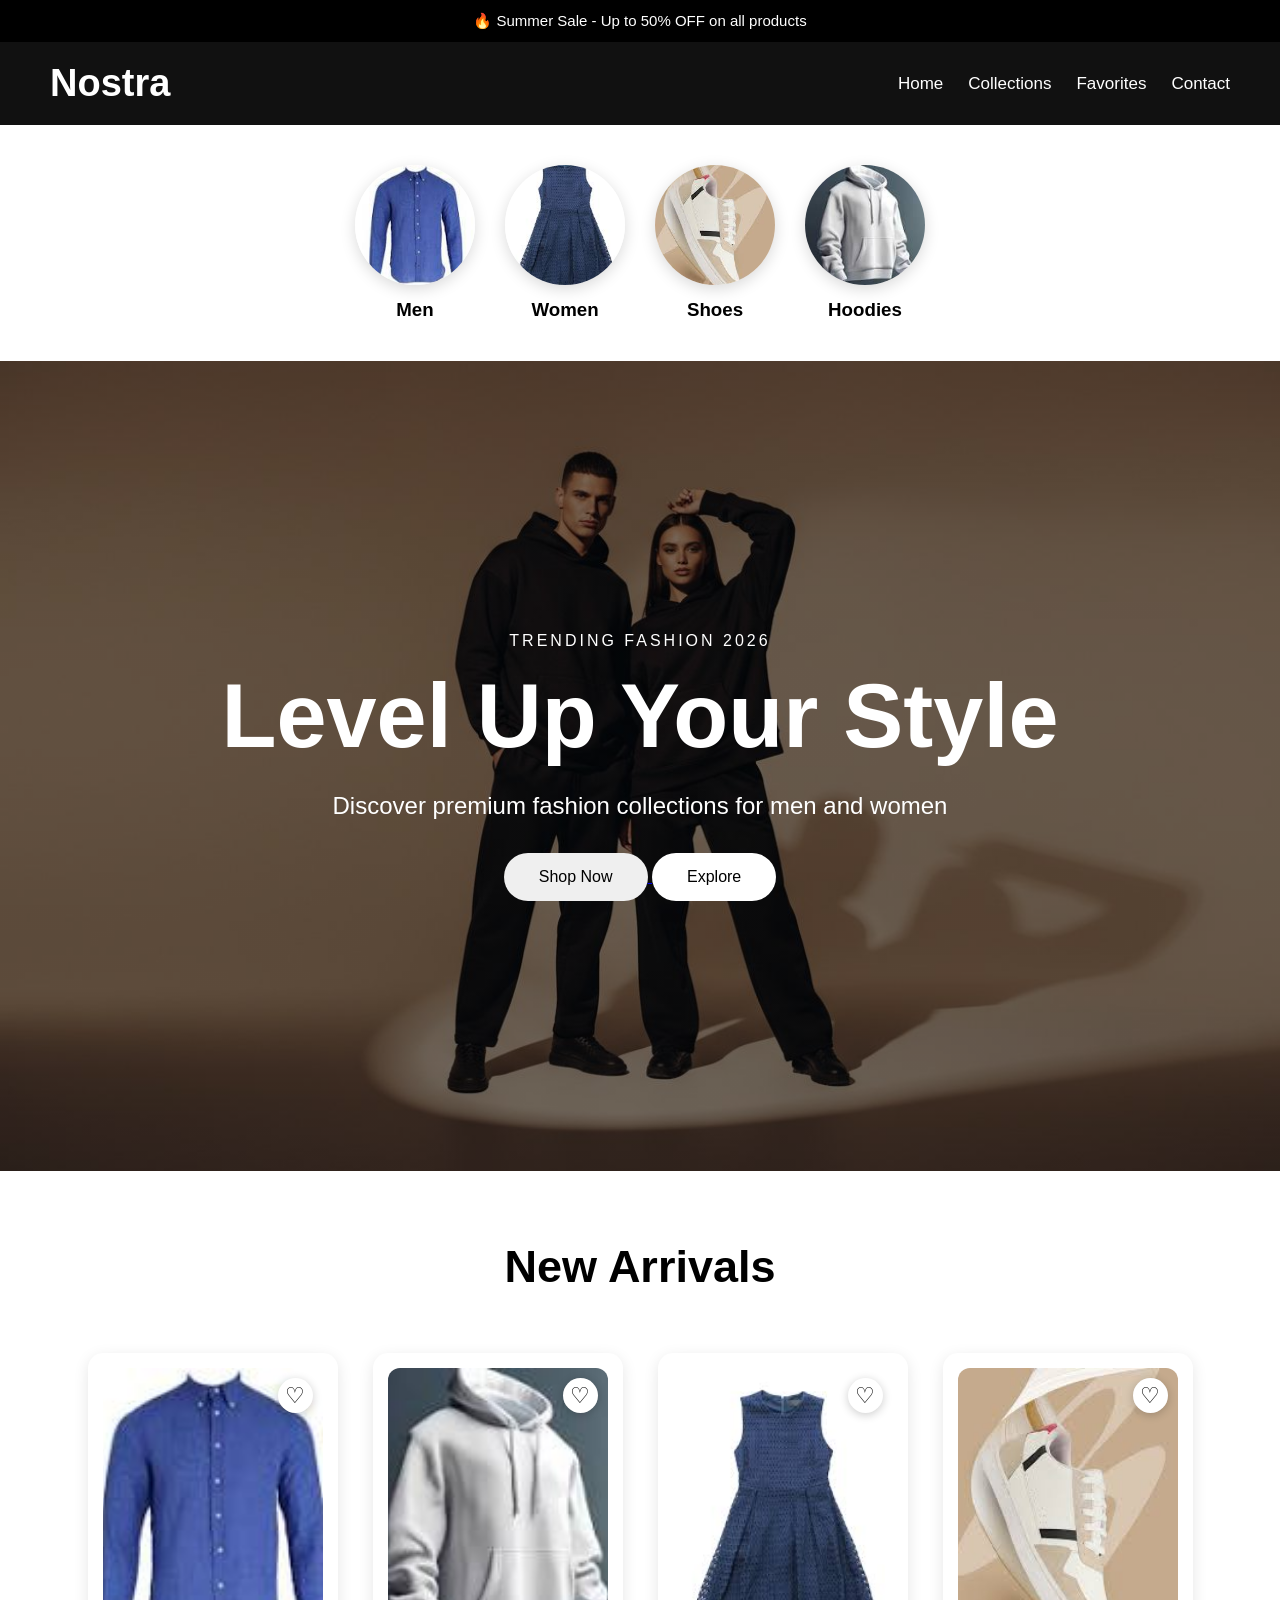
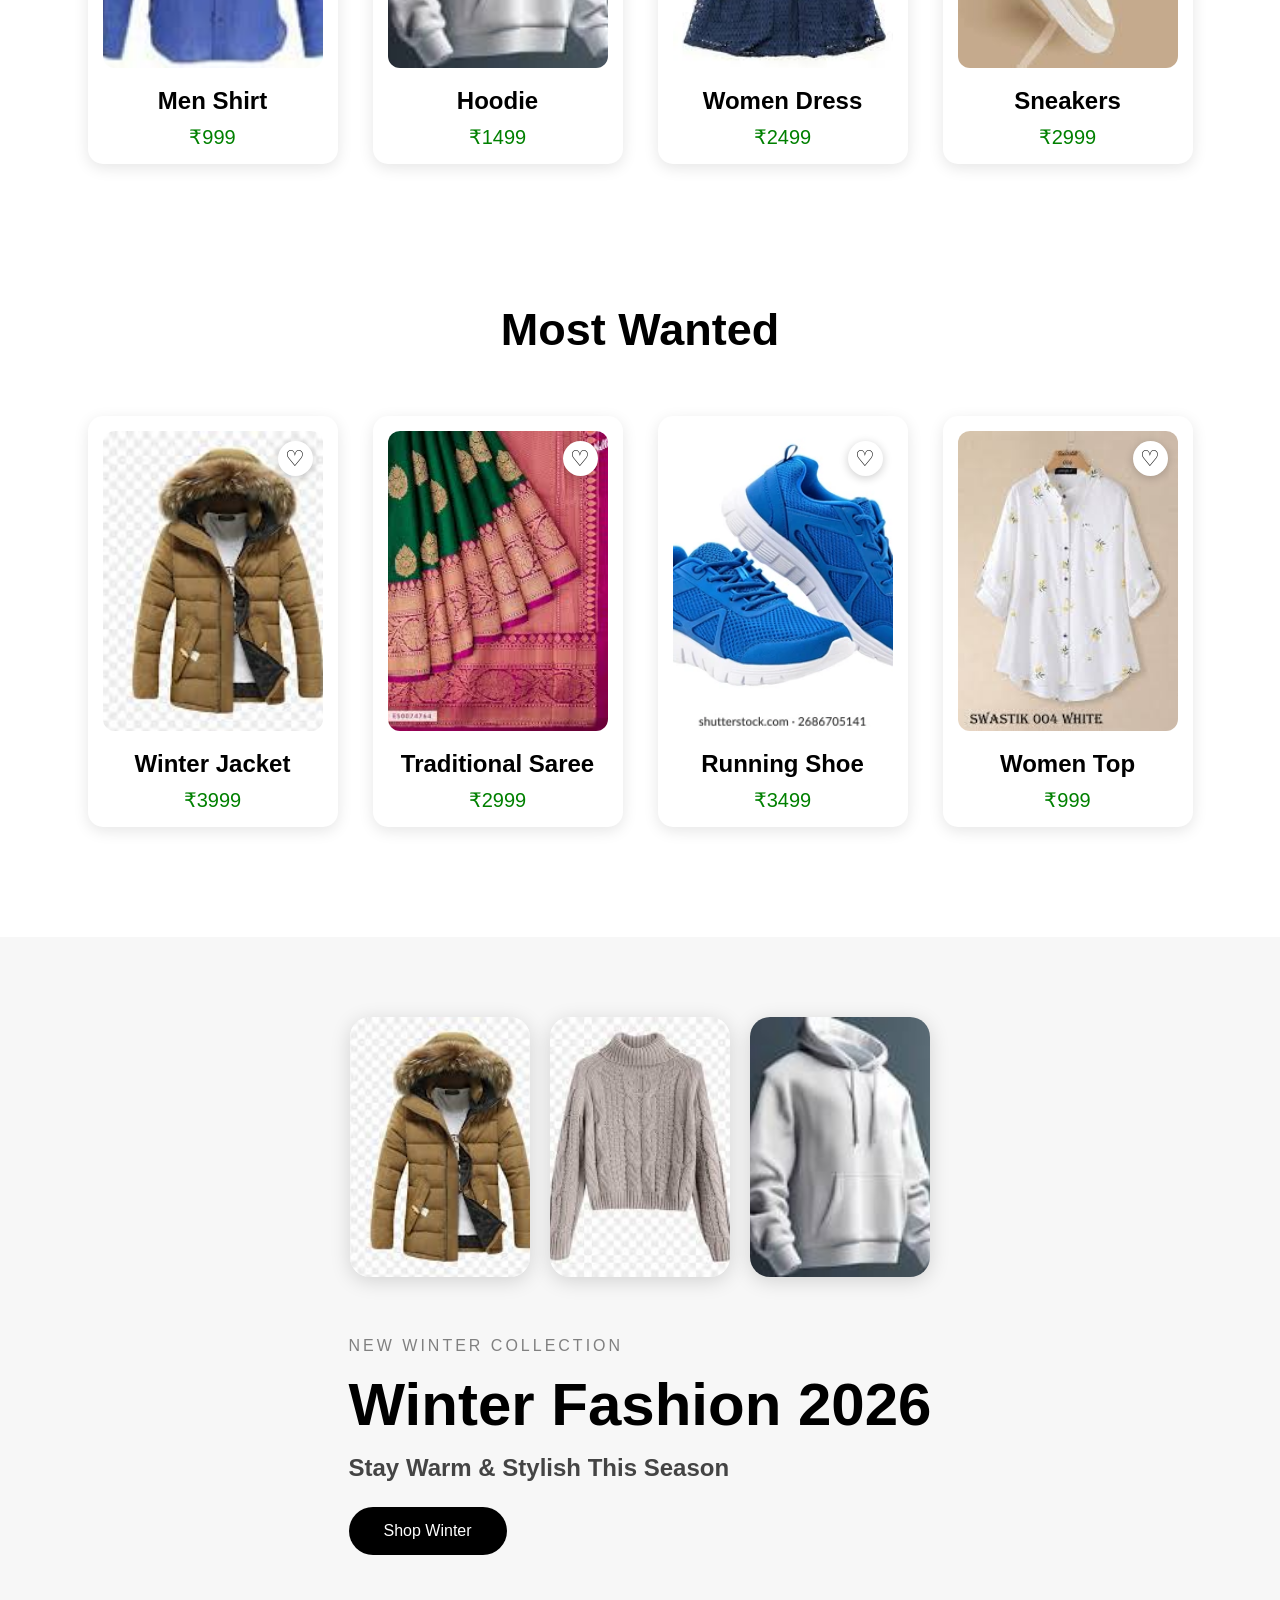
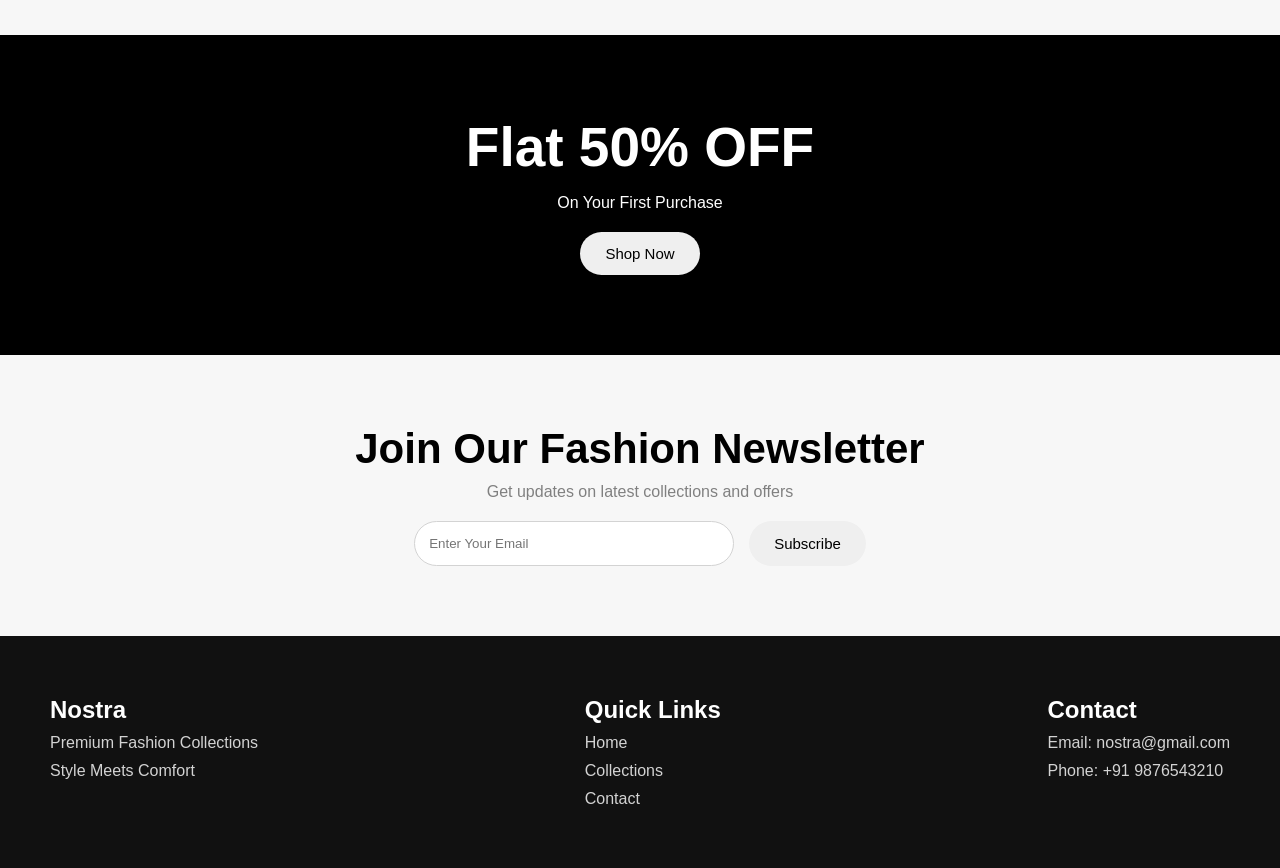
<file: index.html>
<!DOCTYPE html>
<html lang="en">

<head>

    <title>Nostra</title>

    <link rel="stylesheet" href="style.css">

</head>

<body>

    <!-- OFFER BAR -->

    <div class="offer-bar">

        <p>🔥 Summer Sale - Up to 50% OFF on all products</p>

    </div>



    <!-- NAVBAR -->

    <nav>

        <h1>Nostra</h1>

        <ul>

            <li><a href="index.html">Home</a></li>

            <li><a href="collections.html">Collections</a></li>
            <li><a href="favorites.html">Favorites</a></li>

            <li><a href="contact.html">Contact</a></li>

        </ul>

    </nav>



    <!-- TOP CATEGORIES -->

    <section class="top-categories">

        <div class="category-box">

            <img src="img/download.jpeg">

            <h3>Men</h3>

        </div>

        <div class="category-box">

            <img src="img/dress.jpeg">

            <h3>Women</h3>

        </div>

        <div class="category-box">

            <img src="img/sneakers.jpeg">

            <h3>Shoes</h3>

        </div>

        <div class="category-box">

            <img src="img/hoodie.jpeg">

            <h3>Hoodies</h3>

        </div>

    </section>



    <!-- HERO SECTION -->

    <section class="hero">

        <div class="hero-content">

            <p class="small-text">TRENDING FASHION 2026</p>

            <h2>Level Up Your Style</h2>

            <p class="hero-para">
                Discover premium fashion collections for men and women
            </p>

            <div class="hero-buttons">

                <a href="collections.html">

                    <button>Shop Now</button>

                </a>

                <button class="light-btn">Explore</button>

            </div>

        </div>

    </section>



    <!-- NEW ARRIVALS -->

    <h1 class="category-title">New Arrivals</h1>
    <section class="products">
        <div class="product">
            <span class="heart" onclick="like(this,'Men Shirt','₹999','img/download.jpeg')">♡</span>
            <img src="img/download.jpeg">
            <h2>Men Shirt</h2>
            <p>₹999</p>
        </div>


        <div class="product">
            <span class="heart" onclick="like(this,'Hoodie','₹1499','img/hoodie.jpeg')">♡</span>
            <img src="img/hoodie.jpeg">
            <h2>Hoodie</h2>

            <p>₹1499</p>
        </div>


        <div class="product">
            <span class="heart" onclick="like(this,'Women Dress','₹2499','img/dress.jpeg')">♡</span>

            <img src="img/dress.jpeg">

            <h2>Women Dress</h2>

            <p>₹2499</p>
        </div>


        <div class="product">
            <span class="heart" onclick="like(this,'Sneakers','₹2999','img/sneakers.jpeg')">♡</span>

            <img src="img/sneakers.jpeg">

            <h2>Sneakers</h2>

            <p>₹2999</p>
        </div>

    </section>



    <!-- MOST WANTED -->

    <h1 class="category-title">Most Wanted</h1>

    <section class="products">

        <div class="product">
            <span class="heart" onclick="like(this,'Winter Jacket','₹3999','img/jacket.jpeg')">♡</span>

            <img src="img/jacket.jpeg">

            <h2>Winter Jacket</h2>

            <p>₹3999</p>
        </div>


        <div class="product">
            <span class="heart" onclick="like(this,'Traditional Saree','₹2999','img/saree.jpeg')">♡</span>

            <img src="img/saree.jpeg">

            <h2>Traditional Saree</h2>

            <p>₹2999</p>
        </div>


        <div class="product">
            <span class="heart" onclick="like(this,'Running Shoe','₹3499','img/running-shoe.jpg')">♡</span>

            <img src="img/running-shoe.jpg">

            <h2>Running Shoe</h2>

            <p>₹3499</p>
        </div>


        <div class="product">
            <span class="heart" onclick="like(this,'Women Top','₹999','img/top.jpeg')">♡</span>

            <img src="img/top.jpeg">

            <h2>Women Top</h2>

            <p>₹999</p>
        </div>

    </section>

    <!-- WINTER COLLECTION -->
    <section class="winter-collection">
        <div class="winter-images">
            <img src="img/jacket.jpeg">
            <img src="img/sweater.jpeg">

            <img src="img/hoodie.jpeg">
        </div>
        <div class="winter-content">
            <p>NEW WINTER COLLECTION</p>
            <h1>Winter Fashion 2026</h1>
            <h3>Stay Warm & Stylish This Season</h3>
            <a href="collections.html">
                <button>Shop Winter</button>
            </a>
        </div>
    </section>



    <!-- BIG OFFER -->

    <section class="big-offer">

        <h1>Flat 50% OFF</h1>

        <p>On Your First Purchase</p>

        <button>Shop Now</button>

    </section>



    <!-- NEWSLETTER -->

    <section class="newsletter">

        <h1>Join Our Fashion Newsletter</h1>

        <p>Get updates on latest collections and offers</p>

        <div class="newsletter-box">

            <input type="email" placeholder="Enter Your Email">

            <button>Subscribe</button>

        </div>

    </section>



    <!-- FOOTER -->

    <footer>

        <div class="footer-container">

            <div class="footer-box">

                <h2>Nostra</h2>

                <p>Premium Fashion Collections</p>

                <p>Style Meets Comfort</p>

            </div>


            <div class="footer-box">

                <h2>Quick Links</h2>

                <p>Home</p>

                <p>Collections</p>

                <p>Contact</p>

            </div>


            <div class="footer-box">

                <h2>Contact</h2>

                <p>Email: nostra@gmail.com</p>

                <p>Phone: +91 9876543210</p>

            </div>

        </div>

    </footer>

    <script src="script.js"></script>

</body>

</html>
</file>
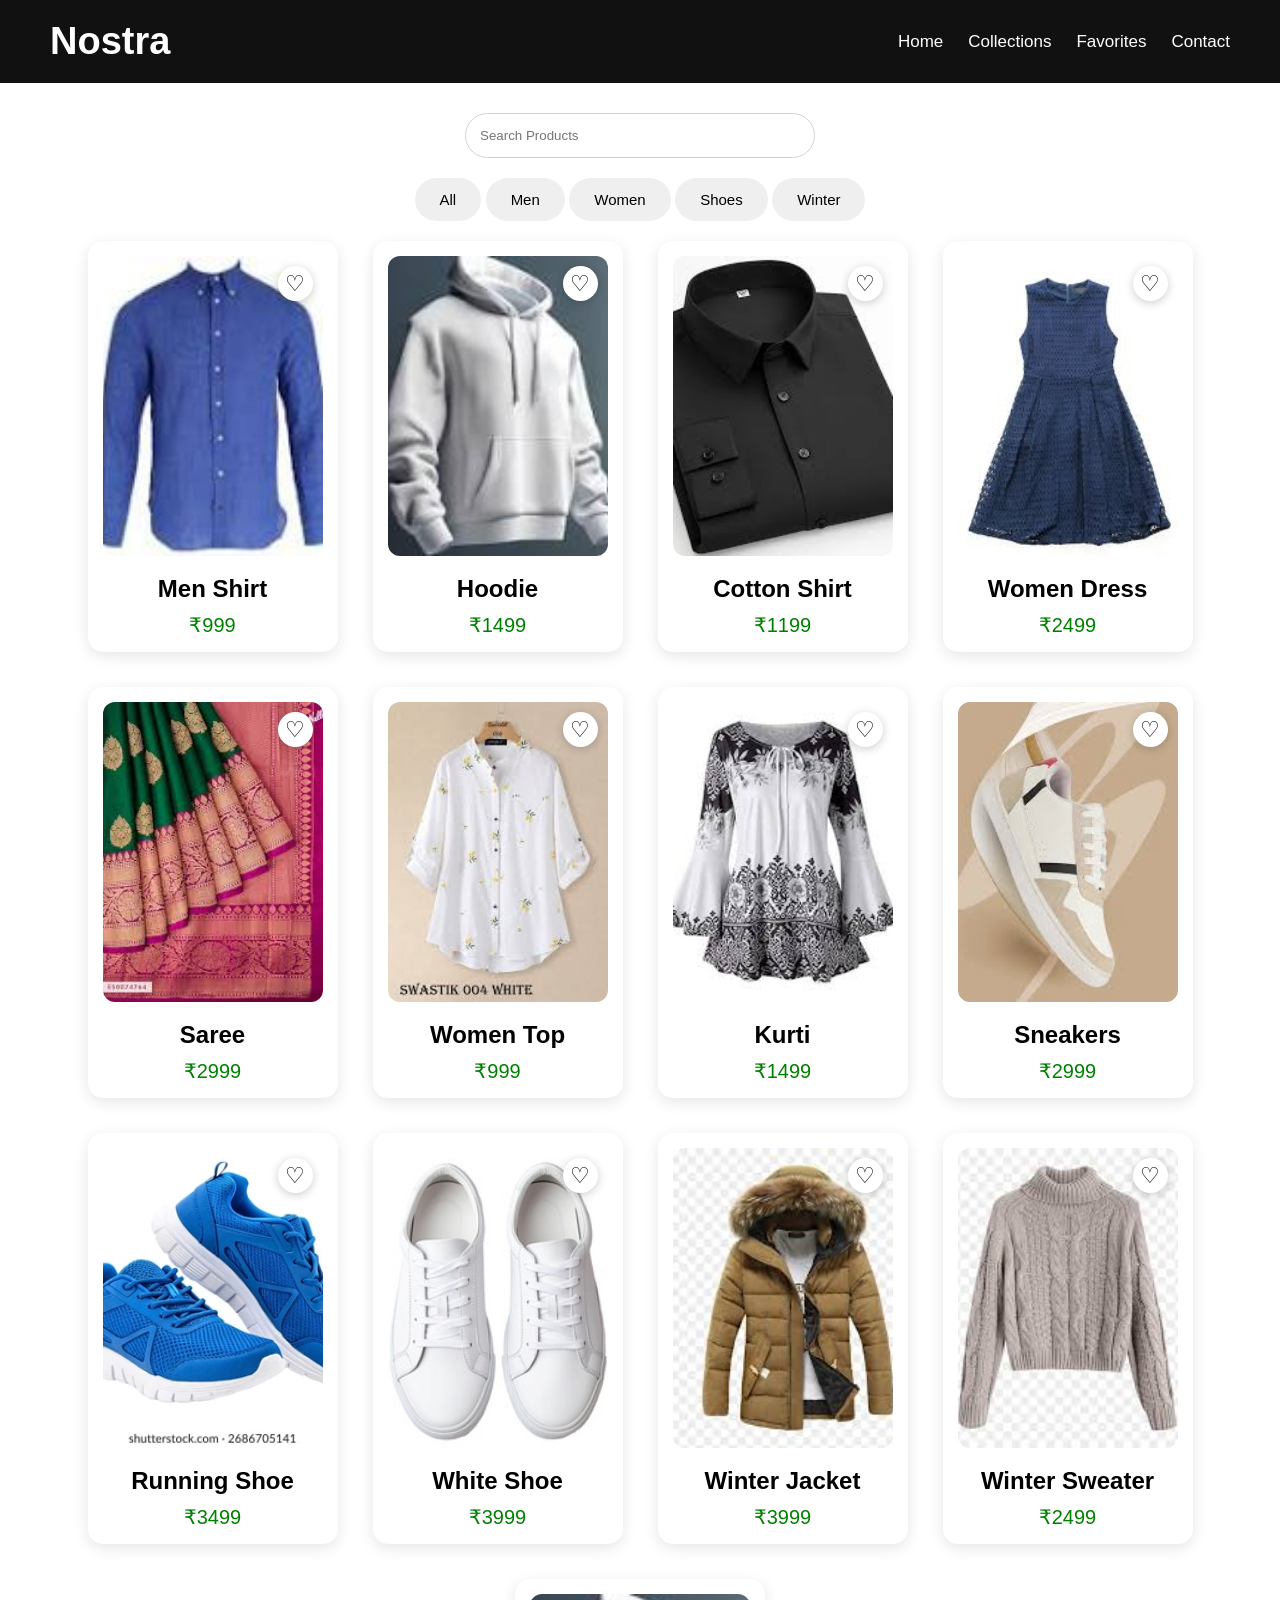
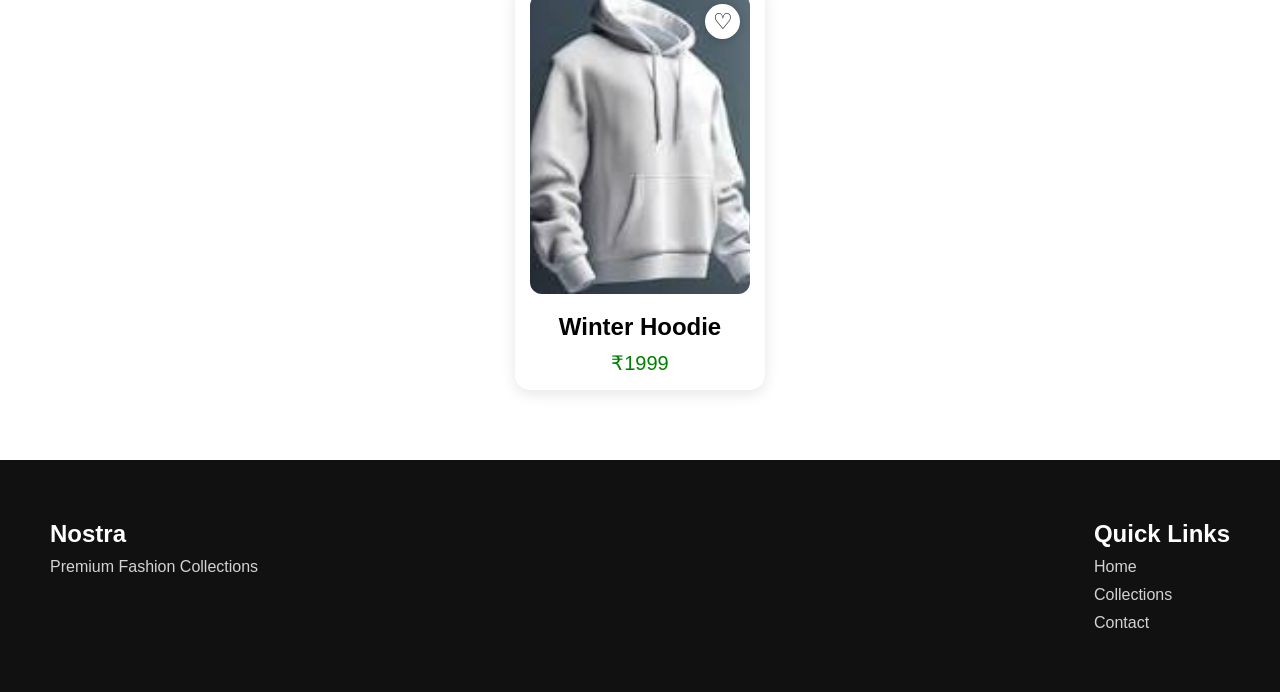
<file: collections.html>
<!DOCTYPE html>
<html lang="en">

<head>

    <title>Collections</title>

    <link rel="stylesheet" href="style.css">

</head>

<body>

    <!-- NAVBAR -->

    <nav>

        <h1>Nostra</h1>

        <ul>

            <li><a href="index.html">Home</a></li>

            <li><a href="collections.html">Collections</a></li>
            <li><a href="favorites.html">Favorites</a></li>

            <li><a href="contact.html">Contact</a></li>

        </ul>

    </nav>



    <!-- SEARCH -->

    <div class="search-box">

        <input type="text" id="search" placeholder="Search Products">

    </div>



    <!-- FILTER BUTTONS -->

    <div class="buttons">

        <button onclick="filterProducts('all')">All</button>

        <button onclick="filterProducts('men')">Men</button>

        <button onclick="filterProducts('women')">Women</button>

        <button onclick="filterProducts('shoes')">Shoes</button>

        <button onclick="filterProducts('winter')">Winter</button>

    </div>



    <!-- PRODUCTS -->

    <section class="products">

        <div class="product men">
            <span class="heart" onclick="like(this,'Men Shirt','₹999','img/download.jpeg')">♡</span>

            <img src="img/download.jpeg">

            <h2>Men Shirt</h2>

            <p>₹999</p>
        </div>


        <div class="product men">
            <span class="heart" onclick="like(this,'Hoodie','₹1499','img/hoodie.jpeg')">♡</span>

            <img src="img/hoodie.jpeg">

            <h2>Hoodie</h2>

            <p>₹1499</p>
        </div>


        <div class="product men">
            <span class="heart" onclick="like(this,'Cotton Shirt','₹1199','img/cotton-shirt.jpeg')">♡</span>

            <img src="img/cotton-shirt.jpeg">

            <h2>Cotton Shirt</h2>

            <p>₹1199</p>
        </div>


        <div class="product women">
            <span class="heart" onclick="like(this,'Women Dress','₹2499','img/dress.jpeg')">♡</span>

            <img src="img/dress.jpeg">

            <h2>Women Dress</h2>

            <p>₹2499</p>
        </div>


        <div class="product women">
            <span class="heart" onclick="like(this,'Saree','₹2999','img/saree.jpeg')">♡</span>

            <img src="img/saree.jpeg">

            <h2>Saree</h2>

            <p>₹2999</p>
        </div>


        <div class="product women">
            <span class="heart" onclick="like(this,'Women Top','₹999','img/top.jpeg')">♡</span>

            <img src="img/top.jpeg">

            <h2>Women Top</h2>

            <p>₹999</p>
        </div>


        <div class="product women">
            <span class="heart" onclick="like(this,'Kurti','₹1499','img/kurti.jpeg')">♡</span>

            <img src="img/kurti.jpeg">

            <h2>Kurti</h2>

            <p>₹1499</p>
        </div>


        <div class="product shoes">
            <span class="heart" onclick="like(this,'Sneakers','₹2999','img/sneakers.jpeg')">♡</span>

            <img src="img/sneakers.jpeg">

            <h2>Sneakers</h2>

            <p>₹2999</p>
        </div>


        <div class="product shoes">
            <span class="heart" onclick="like(this,'Running Shoe','₹3499','img/running-shoe.jpg')">♡</span>

            <img src="img/running-shoe.jpg">

            <h2>Running Shoe</h2>

            <p>₹3499</p>
        </div>


        <div class="product shoes">
            <span class="heart" onclick="like(this,'White Shoe','₹3999','img/whiteshoe.jpg')">♡</span>

            <img src="img/whiteshoe.jpg">

            <h2>White Shoe</h2>

            <p>₹3999</p>
        </div>


        <div class="product winter">
            <span class="heart" onclick="like(this,'Winter Jacket','₹3999','img/jacket.jpeg')">♡</span>

            <img src="img/jacket.jpeg">

            <h2>Winter Jacket</h2>

            <p>₹3999</p>
        </div>


        <div class="product winter">
            <span class="heart" onclick="like(this,'Winter Sweater','₹2499','img/sweater.jpeg')">♡</span>

            <img src="img/sweater.jpeg">

            <h2>Winter Sweater</h2>

            <p>₹2499</p>
        </div>


        <div class="product winter">
            <span class="heart" onclick="like(this,'Winter Hoodie','₹1999','img/hoodie.jpeg')">♡</span>

            <img src="img/hoodie.jpeg">

            <h2>Winter Hoodie</h2>

            <p>₹1999</p>
        </div>

    </section>



    <!-- FOOTER -->

    <footer>

        <div class="footer-container">

            <div class="footer-box">

                <h2>Nostra</h2>

                <p>Premium Fashion Collections</p>

            </div>

            <div class="footer-box">

                <h2>Quick Links</h2>

                <p>Home</p>

                <p>Collections</p>

                <p>Contact</p>

            </div>

        </div>

    </footer>


    <script src="script.js"></script>

</body>

</html>
</file>
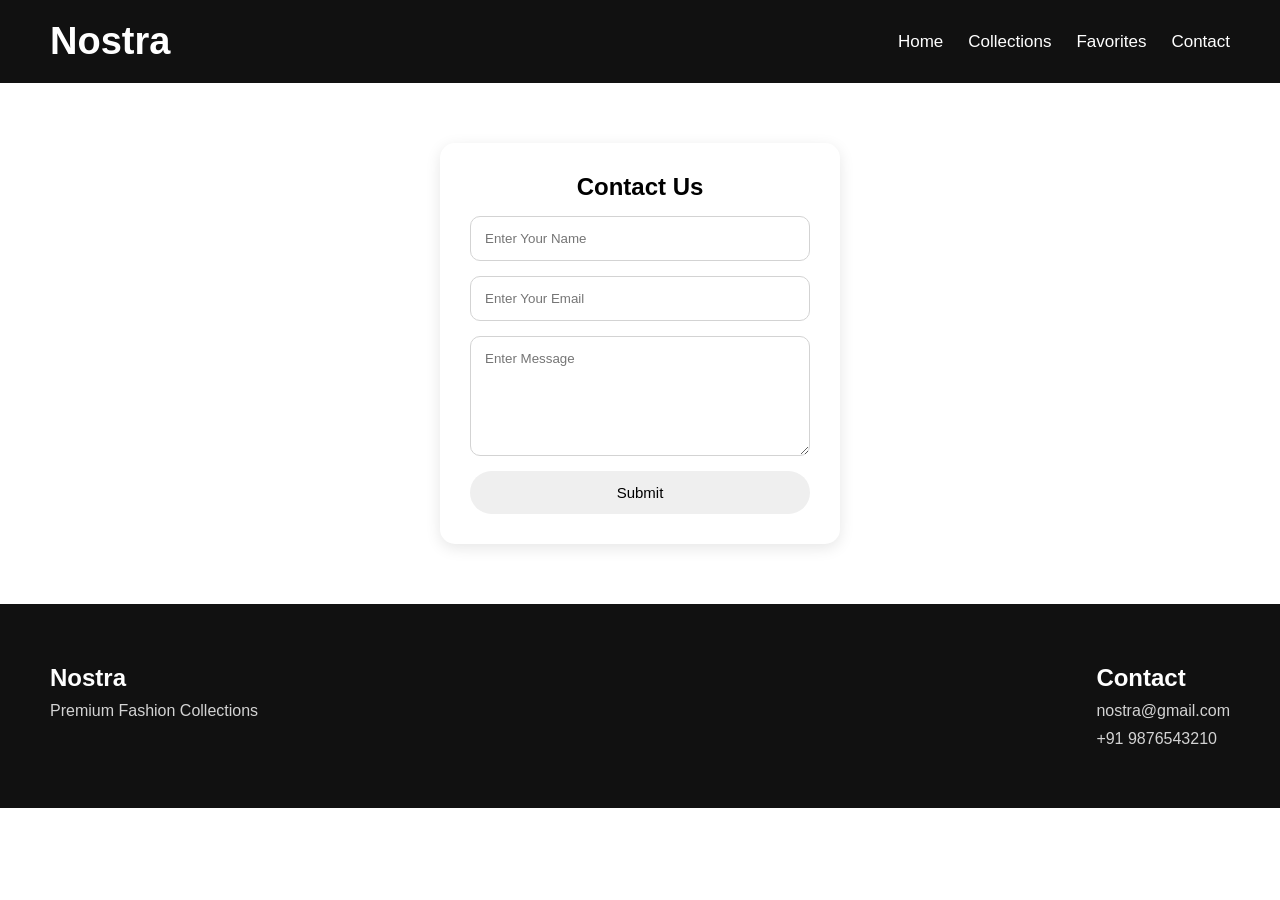
<file: contact.html>
<!DOCTYPE html>
<html lang="en">

<head>

    <title>Contact</title>

    <link rel="stylesheet" href="style.css">

</head>

<body>

    <!-- NAVBAR -->

    <nav>

        <h1>Nostra</h1>

        <ul>

            <li><a href="index.html">Home</a></li>

            <li><a href="collections.html">Collections</a></li>
            <li><a href="favorites.html">Favorites</a></li>

            <li><a href="contact.html">Contact</a></li>

        </ul>

    </nav>



    <!-- CONTACT FORM -->

    <div class="contact-form">

        <h2>Contact Us</h2>

        <input type="text" placeholder="Enter Your Name">

        <input type="email" placeholder="Enter Your Email">

        <textarea placeholder="Enter Message"></textarea>

        <button>Submit</button>

    </div>



    <!-- FOOTER -->

    <footer>

        <div class="footer-container">

            <div class="footer-box">

                <h2>Nostra</h2>

                <p>Premium Fashion Collections</p>

            </div>

            <div class="footer-box">

                <h2>Contact</h2>

                <p>nostra@gmail.com</p>

                <p>+91 9876543210</p>

            </div>

        </div>

    </footer>

</body>

</html>
</file>
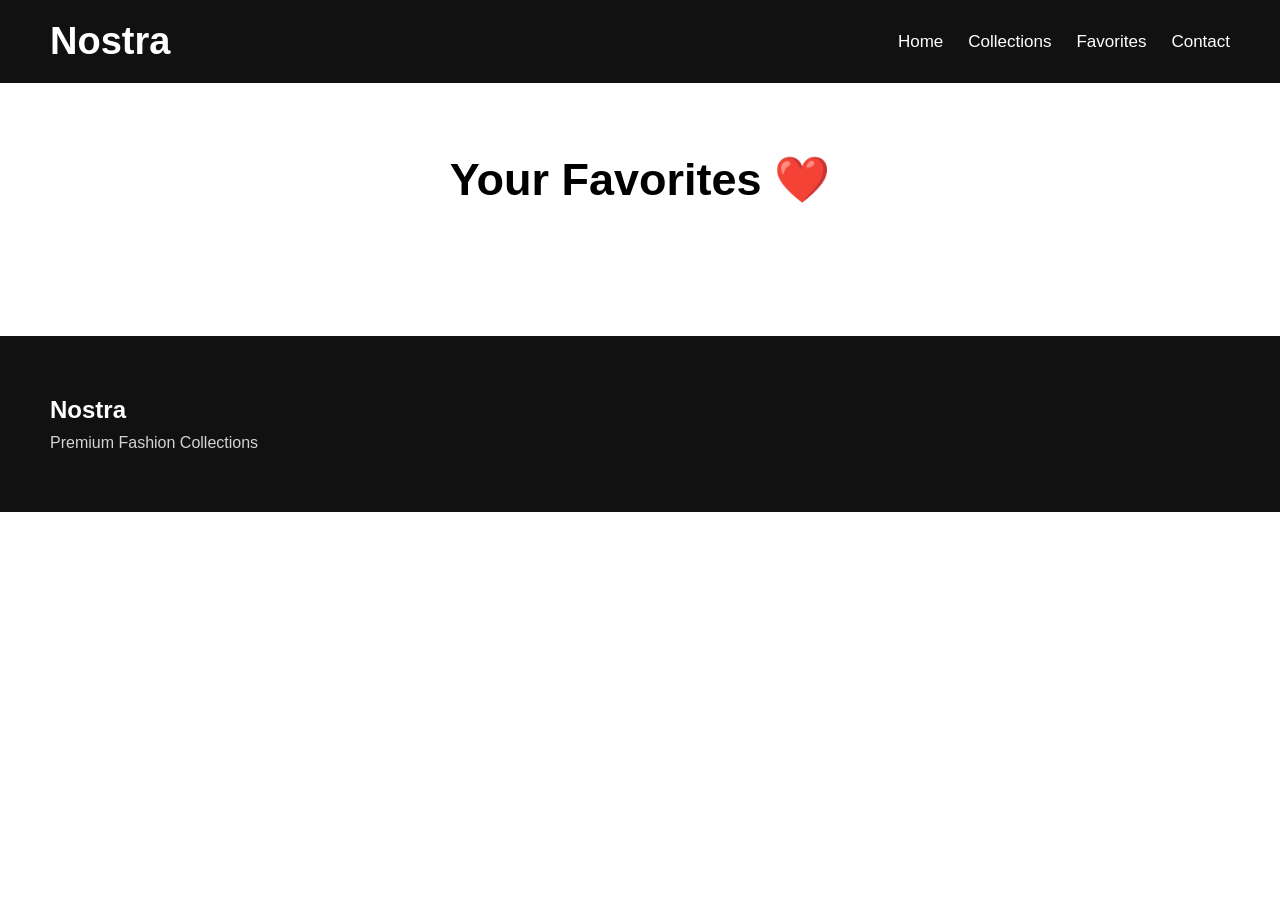
<file: favorites.html>
<!DOCTYPE html>
<html lang="en">

<head>

    <title>Favorites</title>

    <link rel="stylesheet" href="style.css">

</head>

<body>

    <nav>

        <h1>Nostra</h1>

        <ul>

            <li><a href="index.html">Home</a></li>

            <li><a href="collections.html">Collections</a></li>

            <li><a href="favorites.html">Favorites</a></li>

            <li><a href="contact.html">Contact</a></li>

        </ul>

    </nav>


    <h1 class="category-title">Your Favorites ❤️</h1>


    <section class="products" id="favorites-container">

    </section>


    <footer>

        <div class="footer-container">

            <div class="footer-box">

                <h2>Nostra</h2>

                <p>Premium Fashion Collections</p>

            </div>

        </div>

    </footer>


    <script src="script.js"></script>

</body>

</html>
</file>
<file: style.css>
*{
    margin: 0;
    padding: 0;
    box-sizing: border-box;
    font-family: Arial, sans-serif;
}

body{
    background-color: #ffffff;
}



/* OFFER BAR */

.offer-bar{
    background-color: black;
    color: white;
    text-align: center;
    padding: 12px;
    font-size: 15px;
}



/* NAVBAR */

nav{
    background-color: #111;
    color: white;

    display: flex;
    justify-content: space-between;
    align-items: center;

    padding: 20px 50px;
}

nav h1{
    font-size: 38px;
}

nav ul{
    display: flex;
    list-style: none;
    gap: 25px;
}

nav a{
    text-decoration: none;
    color: white;
    font-size: 17px;
}

nav a:hover{
    color: orange;
}



/* TOP CATEGORIES */

.top-categories{
    display: flex;
    justify-content: center;
    gap: 30px;

    flex-wrap: wrap;

    padding: 40px 20px;
}

.category-box{
    text-align: center;
}

.category-box img{
    width: 120px;
    height: 120px;

    object-fit: cover;

    border-radius: 50%;

    box-shadow: 0px 4px 15px rgba(0,0,0,0.15);
}

.category-box h3{
    margin-top: 10px;
}



/* HERO */

.hero{

    height: 90vh;

    background-image:
    linear-gradient(rgba(0,0,0,0.5),rgba(0,0,0,0.5)),
    url('./img/hero.jpeg');

    background-size: cover;

    background-position: center;

    background-repeat: no-repeat;

    display: flex;

    justify-content: center;

    align-items: center;

    text-align: center;

    color: white;
}

.small-text{
    letter-spacing: 3px;
    margin-bottom: 15px;
}

.hero-content h2{
    font-size: 90px;

    font-weight: bold;

    margin-top: 10px;
}
.hero-para{
    margin-top: 20px;

    margin-bottom: 30px;

    font-size: 24px;

    line-height: 35px;
}


/* HERO BUTTONS */

.hero-buttons button{
    padding: 15px 35px;

    border: none;

    border-radius: 30px;

    font-size: 16px;

    cursor: pointer;

    transition: 0.3s;
}

button{
    padding: 13px 25px;

    border: none;

    border-radius: 25px;

    cursor: pointer;

    font-size: 15px;
}

button:hover{
    background-color: orange;
    color: white;
}

.light-btn{
    background-color: white;
}



/* CATEGORY TITLE */

.category-title{
    text-align: center;

    margin-top: 70px;
    margin-bottom: 40px;

    font-size: 45px;
}



/* PRODUCTS */

.products{
    display: flex;
    justify-content: center;

    flex-wrap: wrap;

    gap: 35px;

    padding: 20px 40px 70px;
}

.product{
    width: 250px;

    background-color: white;

    border-radius: 15px;

    padding: 15px;

    text-align: center;

    box-shadow: 0px 4px 15px rgba(0,0,0,0.1);

    transition: 0.3s;

    position: relative;
}

.product:hover{
    transform: translateY(-10px);
}

.product img{
    width: 100%;
    height: 300px;

    object-fit: cover;

    border-radius: 12px;
}

.product h2{
    margin-top: 15px;
}

.product p{
    margin-top: 10px;

    color: green;

    font-size: 20px;
}



/* HEART */

.heart{

    position: absolute;

    top: 25px;
    right: 25px;

    background-color: white;

    width: 35px;
    height: 35px;

    border-radius: 50%;

    display: flex;

    justify-content: center;

    align-items: center;

    font-size: 22px;

    cursor: pointer;

    box-shadow: 0px 2px 10px rgba(0,0,0,0.2);

    transition: 0.3s;
}

.heart:hover{

    color: red;

    transform: scale(1.1);
}

/* WINTER COLLECTION */

.winter-collection{

    display: flex;

    justify-content: center;

    align-items: center;

    gap: 60px;

    flex-wrap: wrap;

    padding: 80px 40px;

    background-color: #f7f7f7;

    margin-top: 40px;
}



/* WINTER IMAGES */

.winter-images{

    display: flex;

    gap: 20px;

    flex-wrap: wrap;

    justify-content: center;
}

.winter-images img{

    width: 180px;

    height: 260px;

    object-fit: cover;

    border-radius: 20px;

    box-shadow: 0px 4px 20px rgba(0,0,0,0.15);

    transition: 0.3s;
}

.winter-images img:hover{

    transform: translateY(-10px);
}



/* WINTER CONTENT */

.winter-content p{

    letter-spacing: 3px;

    color: gray;

    margin-bottom: 15px;
}

.winter-content h1{

    font-size: 60px;

    margin-bottom: 15px;
}

.winter-content h3{

    font-size: 24px;

    color: #444;

    margin-bottom: 25px;
}

.winter-content button{

    padding: 15px 35px;

    border: none;

    border-radius: 30px;

    background-color: black;

    color: white;

    font-size: 16px;

    cursor: pointer;

    transition: 0.3s;
}

.winter-content button:hover{

    background-color: orange;

    transform: scale(1.05);
}



/* MOBILE */

@media screen and (max-width:600px){

    .winter-content{

        text-align: center;
    }

    .winter-content h1{

        font-size: 40px;
    }

}
    



/* OFFER SECTION */

.big-offer{
    background-color: black;

    color: white;

    text-align: center;

    padding: 80px 20px;
}

.big-offer h1{
    font-size: 55px;
}

.big-offer p{
    margin-top: 15px;
    margin-bottom: 20px;
}



/* NEWSLETTER */

.newsletter{
    background-color: #f7f7f7;

    text-align: center;

    padding: 70px 20px;
}

.newsletter h1{
    font-size: 42px;
}

.newsletter p{
    margin-top: 10px;
    margin-bottom: 20px;

    color: gray;
}

.newsletter-box{
    display: flex;
    justify-content: center;
    gap: 15px;

    flex-wrap: wrap;
}

.newsletter-box input{
    width: 320px;

    padding: 14px;

    border-radius: 25px;

    border: 1px solid lightgray;
}



/* SEARCH */

.search-box{
    text-align: center;
    margin-top: 30px;
}

#search{
    width: 350px;

    padding: 14px;

    border-radius: 25px;

    border: 1px solid lightgray;
}



/* FILTER BUTTONS */

.buttons{
    text-align: center;
    margin-top: 20px;
}



/* CONTACT FORM */

.contact-form{
    width: 400px;

    margin: auto;

    margin-top: 60px;
    margin-bottom: 60px;

    padding: 30px;

    border-radius: 15px;

    box-shadow: 0px 4px 15px rgba(0,0,0,0.1);

    display: flex;
    flex-direction: column;

    gap: 15px;
}

.contact-form h2{
    text-align: center;
}

.contact-form input,
.contact-form textarea{
    padding: 14px;

    border-radius: 10px;

    border: 1px solid lightgray;
}

.contact-form textarea{
    height: 120px;
}



/* FOOTER */

footer{
    background-color: #111;

    color: white;

    padding: 60px 50px;
}

.footer-container{
    display: flex;
    justify-content: space-between;

    flex-wrap: wrap;

    gap: 30px;
}

.footer-box p{
    margin-top: 10px;

    color: lightgray;
}



/* MOBILE */

@media screen and (max-width:600px){

    nav{
        flex-direction: column;
        gap: 15px;
    }

    nav ul{
        flex-direction: column;
        text-align: center;
    }

    .hero{
        height: 400px;
    }

    .hero-content h2{
        font-size: 40px;
    }

    .hero-para{
        font-size: 18px;
    }

    .contact-form{
        width: 90%;
    }

    #search{
        width: 90%;
    }

}
</file>
